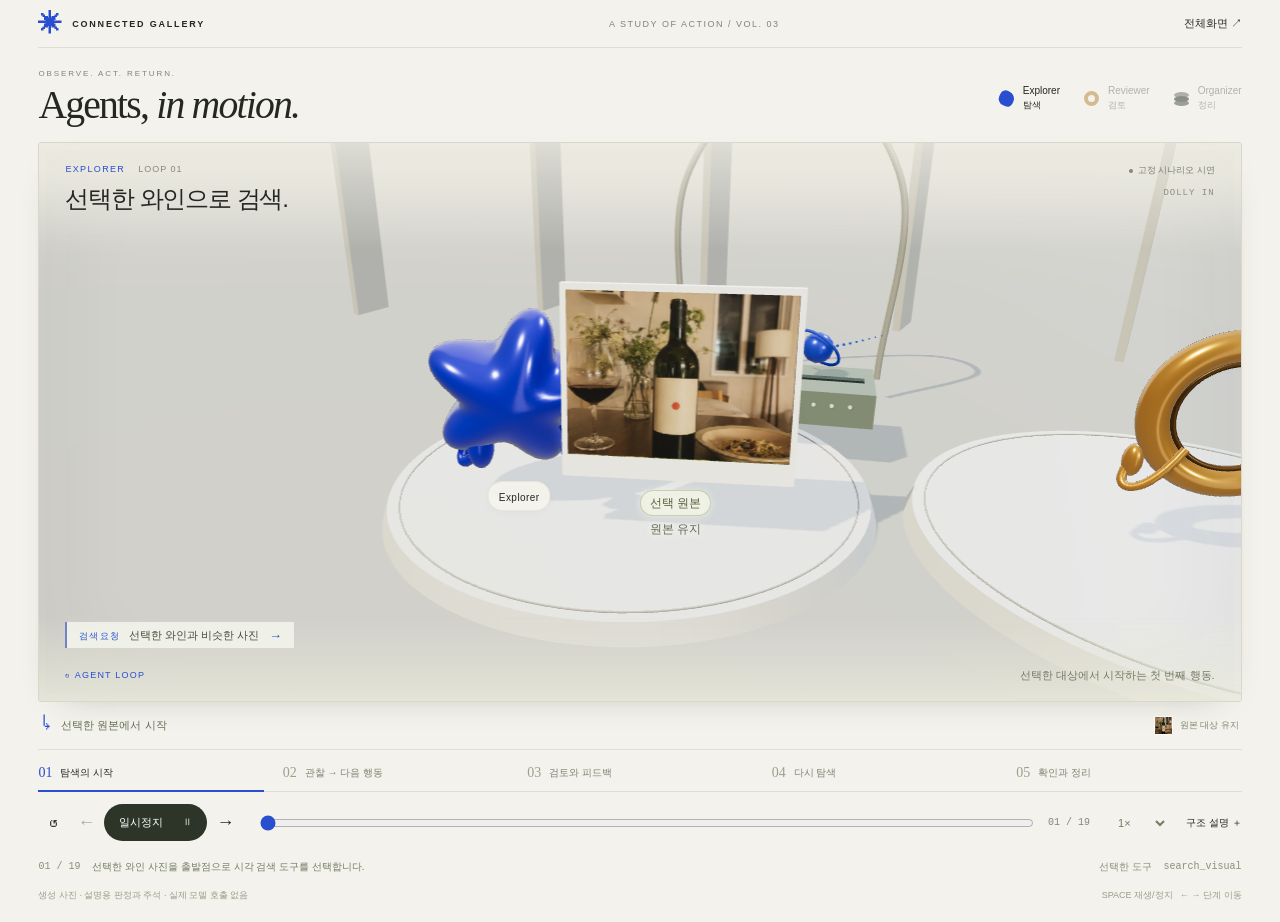
<file: docs/presentations/agent-loop/index.html>
<!doctype html>
<html lang="ko">
<head><meta charset="utf-8"><meta name="viewport" content="width=device-width,initial-scale=1"><meta name="color-scheme" content="light"><title>Agents, in motion · Connected Gallery</title><link rel="icon" href="data:,"><link rel="stylesheet" href="style.css?v=embodied3"><script type="module" src="app.js?v=embodied3"></script></head>
<body>
  <header class="masthead"><span class="brand"><span class="brand-symbol" aria-hidden="true">✳</span> CONNECTED GALLERY</span><span class="edition">A STUDY OF ACTION / VOL. 03</span><button class="quiet-button" id="fullscreen" type="button">전체화면 ↗</button></header>
  <main>
    <div class="intro"><div><span class="eyebrow">OBSERVE. ACT. RETURN.</span><h1>Agents, <em>in motion.</em></h1></div><div class="cast" aria-label="Agent 역할"><span data-cast="explorer"><i class="cast-blob"></i>Explorer <small>탐색</small></span><span data-cast="reviewer"><i class="cast-ring"></i>Reviewer <small>검토</small></span><span data-cast="organizer"><i class="cast-stack"></i>Organizer <small>정리</small></span></div></div>
    <section class="stage" data-shot="decide" aria-label="현재 agent의 행동과 사진을 따라가는 시연">
      <div class="film-heading"><div><div class="action-eyebrow"><span id="active-agent">EXPLORER</span><span id="scene-count">LOOP 01</span></div><h2 id="action-title">어디서부터 찾을까.</h2></div><div class="film-meta"><span class="demo-label"><i></i> 고정 시나리오 시연</span><span id="camera-label">WIDE</span></div></div>
      <div id="photo-stage-overlay"></div>
      <div id="viewport" role="img" aria-label="파란 유기체가 사진을 집어 전달하고, 호박색 렌즈가 사진을 검토하고, 검은 모듈이 결과를 받아 정리하는 입체 장면"></div>
      <div id="fallback" class="fallback" hidden><img src="assets/concept.png" alt="추상 agent의 승인된 콘셉트"><span>3D 대체 화면 · 아래 조작으로 단계 설명을 볼 수 있습니다.</span></div>
      <div id="scene-labels" aria-hidden="true"><div class="agent-label" data-marker="explorer"><b>Explorer</b><small>탐색하는 존재</small></div><div class="agent-label" data-marker="reviewer"><b>Reviewer</b><small>독립적인 검토</small></div><div class="agent-label" data-marker="organizer"><b>Organizer</b><small>관계를 정리</small></div></div>
      <div id="payload" data-direction="outbound"><span id="payload-title">검색 요청</span><strong id="payload-detail">선택한 와인과 비슷한 사진</strong><span class="payload-arrow" aria-hidden="true">→</span></div>
      <div class="request-tag"><span>현재 요청</span><strong id="request-text">선택한 와인과 비슷한 사진</strong></div>
      <div class="stage-bottom"><span id="loop-indicator">↻ AGENT LOOP</span><p id="motion-caption">선택한 대상에서 시작하는 첫 번째 행동.</p></div>
    </section>
    <div class="observation-strip"><span class="observation-icon" aria-hidden="true">↳</span><p id="observation">선택한 원본에서 시작</p><span class="anchor-lock"><i class="photo photo-0"></i> 원본 대상 유지</span></div>
    <section class="playback" aria-label="시연 재생 조작"><div class="chapter-nav" id="chapters" aria-label="장면 선택"></div><div class="transport"><div class="transport-buttons"><button id="restart" class="icon-button" type="button" aria-label="처음으로">↺</button><button id="previous" class="icon-button" type="button" aria-label="이전 단계">←</button><button id="play" class="play-button" type="button">재생 <span aria-hidden="true">▶</span></button><button id="next" class="icon-button" type="button" aria-label="다음 단계">→</button></div><label class="scrubber"><span class="sr-only">시연 단계</span><input id="scrubber" type="range" min="0" max="18" step="1" value="0"><span id="progress-label">01 / 19</span></label><label class="speed"><span class="sr-only">재생 속도</span><select id="speed"><option value="0.65">0.65×</option><option value="1" selected>1×</option><option value="1.5">1.5×</option><option value="2">2×</option></select></label><button id="notes-toggle" type="button" class="quiet-button" aria-expanded="false" aria-controls="presenter-notes">구조 설명 ＋</button></div></section>
    <div class="action-context" aria-live="polite" aria-atomic="true"><span id="step-count">01 / 19</span><p id="action-description">선택한 와인 사진을 출발점으로 시각 검색 도구를 선택합니다.</p><span id="evidence-label">선택한 도구</span><code id="evidence-value">search_visual</code></div>
    <section id="presenter-notes" class="presenter-notes" hidden><div><span class="eyebrow">INNER LOOP</span><h3>관찰이 다음 행동을 바꾼다.</h3><p>검색 → 후보 정보 반환 → 사진 확인 → 이미지 반환의 왕복을 두 차례 보여줍니다. Explorer가 사진을 집고 전달하며, 받은 관찰은 다음 행동 선택에도 남습니다. 카메라는 행동하는 존재와 대상을 함께 따라간 뒤 읽을 수 있는 구도에 정착합니다.</p></div><div><span class="eyebrow">CONDITIONAL FEEDBACK</span><h3>근거를 가지고 한 번 더.</h3><p>Reviewer가 사진을 렌즈에 맞춰 확인합니다. 첫 검토의 후보가 모두 미통과이고 결과가 불완전합니다. 원본 대상은 유효하고 응답·도구 예산이 남아 있어 한 번 재탐색합니다. 돌아온 피드백은 와인병의 구체적인 단서를 다음 검색에 반영합니다.</p></div><div><span class="eyebrow">EXIT CONDITION</span><h3>확인한 사진으로 마무리.</h3><p>결과 정리기가 연결된 구성의 예시입니다. Organizer가 독립 검토를 통과한 두 후보를 받아 정리합니다. 실제 실행은 부분 결과·빈 결과·실패로 끝날 수도 있습니다. 물체를 다루는 동작은 설명을 위한 표현입니다. 사진과 판정은 고정 시나리오이며 내부 사고나 실제 모델 실행 기록이 아닙니다.</p></div></section>
    <p id="load-notice" class="load-notice">화면이 시작되지 않으면 이 폴더의 <strong>start.ps1</strong>로 열어주세요.</p>
    <footer><span>생성 사진 · 설명용 판정과 주석 · 실제 모델 호출 없음</span><span>SPACE 재생/정지 &nbsp; ← → 단계 이동</span></footer>
  </main>
</body>
</html>
</file>
<file: docs/presentations/agent-loop/style.css>
:root{color-scheme:light;--paper:#f4f2ec;--ink:#252822;--muted:#818377;--line:#dddfd3;--blue:#294ed0;--amber:#a36b2f}
*{box-sizing:border-box}body{margin:0;background:var(--paper);color:var(--ink);font-family:'Segoe UI','Malgun Gothic',sans-serif;-webkit-font-smoothing:antialiased}button,select,input{font:inherit}button{cursor:pointer;color:inherit}button:disabled{opacity:.35;cursor:default}button:hover:not(:disabled){filter:brightness(.92)}button:focus-visible,select:focus-visible,input:focus-visible{outline:2px solid var(--blue);outline-offset:4px}[hidden]{display:none!important}.sr-only{position:absolute;width:1px;height:1px;overflow:hidden;clip:rect(0,0,0,0);white-space:nowrap}
.masthead{height:48px;margin:0 3%;display:flex;align-items:center;justify-content:space-between;gap:20px;border-bottom:1px solid var(--line)}.brand{display:flex;align-items:center;gap:8px;font-size:9px;letter-spacing:1.8px;font-weight:600}.brand-symbol{font-size:24px;color:var(--blue)}.edition{font-size:9px;letter-spacing:1.5px;color:var(--muted)}.quiet-button{border:0;background:transparent;font-size:11px;padding:9px 0;white-space:nowrap}main{max-width:1720px;margin:auto;padding:14px 3% 0}.intro{display:flex;align-items:center;justify-content:space-between;gap:24px;margin-bottom:15px}.eyebrow{font-size:8px;letter-spacing:1.9px;color:var(--muted)}h1{font:400 clamp(30px,3.1vw,45px)/1.12 Georgia,serif;letter-spacing:-1.8px;margin:3px 0 0}h1 em{font-weight:400}.cast{display:flex;gap:24px;padding-top:8px}.cast>span{display:grid;grid-template-columns:17px auto;column-gap:7px;font-size:10px;align-items:center;color:#787e71;opacity:.53}.cast>span.active{color:var(--ink);opacity:1}.cast small{grid-column:2;font-size:9px;margin-top:3px}.cast i{grid-row:1/3;display:block}.cast-blob{width:15px;height:15px;border-radius:36% 50% 34% 45%;background:var(--blue);transform:rotate(25deg)}.cast-ring{width:15px;height:15px;border:4px solid #bb8a42;border-radius:50%}.cast-stack{width:15px;height:6px;border-radius:50%;background:#313732;box-shadow:0 4px #50564e,0 -4px #72776e}
.stage{position:relative;height:560px;overflow:hidden;isolation:isolate;border:1px solid #d7d9cd;background:#eeede3;border-radius:3px;box-shadow:0 12px 35px -25px #303a2b66}.stage::before,.stage::after{content:'';position:absolute;pointer-events:none;z-index:5}.stage::before{inset:0;box-shadow:inset 0 0 95px #363b2910;border:7px solid #2d342905}.stage::after{inset:0;background:linear-gradient(180deg,#f0efe6b8 0,transparent 108px,transparent calc(100% - 85px),#ececdebd 100%)}.film-heading{position:absolute;z-index:8;top:21px;left:26px;right:26px;display:flex;align-items:flex-start;justify-content:space-between;gap:20px;pointer-events:none}.action-eyebrow{display:flex;gap:13px;font-size:9px;letter-spacing:1.35px;color:var(--blue)}#scene-count{color:#858979;letter-spacing:1px}.film-heading h2{font-size:clamp(21px,1.9vw,29px);font-weight:500;line-height:1.4;letter-spacing:-1.15px;word-break:keep-all;margin:8px 0 0;max-width:570px}.film-meta{display:flex;flex-direction:column;align-items:flex-end;gap:10px;font-size:9px;color:#787e6e}.demo-label{display:flex;align-items:center;gap:5px;white-space:nowrap}.demo-label i{width:4px;height:4px;background:#82896d;border-radius:50%}#camera-label{font-family:monospace;font-size:9px;letter-spacing:1px;color:#8a917c;max-width:150px;text-align:right;line-height:1.5}#viewport,#photo-stage-overlay,#scene-labels{position:absolute;inset:0;pointer-events:none}#viewport{z-index:3}#viewport canvas{display:block;width:100%;height:100%}#photo-stage-overlay{z-index:6}#scene-labels{z-index:6}.agent-label{position:absolute;transform:translate(-50%,0);text-align:center;white-space:nowrap;background:#f6f5eddf;border:1px solid #858e691f;border-radius:20px;padding:5px 10px;box-shadow:0 2px 7px #30392808}.agent-label b{font-size:10px;font-weight:500;letter-spacing:.45px}.agent-label small{display:none}
.shot-photo{position:absolute;width:150px;max-width:170px;transform:translate(-50%,0);pointer-events:none;text-align:center;will-change:left,top;filter:drop-shadow(0 1px 4px #eff0eac9)}.photo-caption{display:inline-flex;max-width:100%;flex-direction:column;align-items:center;gap:5px;line-height:1.35}.photo-caption strong{font-size:12px;font-weight:500;color:#333d2d;background:#f7f7eff0;border:1px solid #94a08042;padding:4px 9px;border-radius:15px;max-width:100%;word-break:keep-all}.photo-caption>span{font-size:12px;color:#626b56;text-shadow:0 1px 5px #f5f5eb;word-break:keep-all}.shot-photo[data-role=original] .photo-caption strong{color:#56603f;border-color:#9cae7780;background:#f0f2e5f2}.shot-photo[data-verdict=supported] .photo-caption strong{color:#416038;border-color:#8aab6480;background:#eaf0dff5}.shot-photo[data-verdict=rejected] .photo-caption strong{color:#906332;border-color:#c7a37080;background:#fbf0def5}
#payload{position:absolute;left:26px;right:26px;bottom:53px;top:auto;z-index:7;width:max-content;max-width:calc(100% - 52px);display:flex;align-items:baseline;gap:10px;border:0;border-left:2px solid #7184c2;border-radius:0;background:#f4f5edda;padding:5px 12px;pointer-events:none}#payload-title{font-size:9px;color:var(--blue);letter-spacing:.2px;white-space:nowrap}#payload-detail{display:block;font-size:11px;font-weight:500;line-height:1.5;color:#434c38;word-break:keep-all}.payload-arrow{font-size:13px;color:var(--blue);align-self:center}#payload[data-direction=return] .payload-arrow,#payload[data-direction=feedback] .payload-arrow{transform:rotate(180deg)}#payload[data-direction=feedback]{border-color:#bb8e4d;background:#f9f1e4de}#payload[data-direction=feedback] #payload-title,#payload[data-direction=feedback] .payload-arrow{color:#956331}#payload[data-direction=none]{display:none}.request-tag{display:none}.stage-bottom{position:absolute;z-index:7;left:26px;right:26px;bottom:18px;display:flex;align-items:center;justify-content:space-between;gap:20px;pointer-events:none}.stage-bottom>span{font-size:9px;letter-spacing:1.2px;color:var(--blue);white-space:nowrap}.stage-bottom p{font-size:11px;line-height:1.5;margin:0;color:#737b64;text-align:right;max-width:62%}.observation-strip{display:flex;align-items:center;gap:10px;padding:12px 3px;border-bottom:1px solid var(--line)}.observation-icon{font-size:20px;color:var(--blue)}#observation{font-size:11px;line-height:1.6;color:#636d57;margin:0}.anchor-lock{margin-left:auto;display:flex;align-items:center;gap:7px;font-size:9px;white-space:nowrap;color:#818973}.anchor-lock i{width:19px;height:19px;border:1px solid #fdfcf7;display:inline-block;border-radius:1px}.photo{background-image:url('assets/gallery.png');background-size:300% 200%;background-repeat:no-repeat}.photo-0{background-position:0 0}.photo-1{background-position:50% 0}.photo-2{background-position:100% 0}.photo-3{background-position:0 100%}.photo-4{background-position:50% 100%}.photo-5{background-position:100% 100%}
.playback{margin-top:15px}.chapter-nav{display:flex;gap:19px;border-bottom:1px solid var(--line)}.chapter-button{flex:1;position:relative;display:flex;align-items:center;gap:8px;border:0;background:transparent;padding:0 0 10px;text-align:left;font-size:10px;color:#7b8370}.chapter-button>span{font:14px Georgia,serif;color:#9aa18d}.chapter-button[aria-current=step]{color:var(--ink)}.chapter-button[aria-current=step]::after{content:'';position:absolute;left:0;right:0;bottom:-1px;height:2px;background:var(--blue)}.chapter-button[aria-current=step]>span{color:var(--blue)}.transport{display:flex;align-items:center;gap:18px;padding:12px 0}.transport-buttons{display:flex;align-items:center;gap:3px}.icon-button{display:grid;place-items:center;width:30px;height:34px;font-size:18px;border:0;background:transparent}.play-button{display:flex;align-items:center;justify-content:space-between;gap:12px;min-width:103px;padding:11px 15px;border:0;border-radius:25px;background:#2c3528;color:#fff;font-size:11px}.play-button span{font-size:9px}.scrubber{display:flex;align-items:center;gap:12px;flex:1;min-width:90px}.scrubber input{width:100%;min-width:30px;accent-color:var(--blue);height:22px;cursor:pointer}.scrubber>span:last-child{white-space:nowrap;color:#818a75;font:10px monospace}.speed select{border:0;background:transparent;padding:6px;font-size:11px;color:#717c63}.transport>.quiet-button{font-size:10px}.action-context{display:flex;align-items:center;gap:12px;flex-wrap:wrap;padding:5px 0 14px;font-size:10px;color:#879079}.action-context>span:first-child{font:10px monospace}.action-context p{flex:1;margin:0;font-size:10px;line-height:1.7;color:#727d64}.action-context code{font-size:10px}.presenter-notes{display:grid;grid-template-columns:repeat(3,1fr);gap:30px;border-top:1px solid var(--line);padding:25px 0}.presenter-notes h3{font-size:15px;font-weight:500}.presenter-notes p{font-size:12px;line-height:1.9;color:#687360;word-break:keep-all}.load-notice{font-size:12px;color:#90642f}footer{display:flex;justify-content:space-between;gap:15px;padding:0 0 20px;font-size:9px;color:#969e89}.fallback{position:absolute;z-index:5;inset:105px 25px 100px;display:flex;flex-direction:column;align-items:center;gap:12px;background:#eeede3}.fallback img{width:100%;max-height:270px;object-fit:contain}.fallback span{font-size:12px;color:#626d56}
@media(min-width:1600px){.stage{height:620px}}
@media(max-width:1050px){.edition{display:none}.cast{gap:17px}.film-heading{left:22px;right:22px}.film-heading h2{font-size:25px}.stage-bottom{left:22px;right:22px}#payload{left:22px;right:22px;max-width:calc(100% - 44px)}.action-context>span:nth-last-child(2),.action-context code{display:none}}
@media(max-width:760px){.masthead{height:43px;margin:0 16px}.brand{font-size:8px;letter-spacing:1.15px}.brand-symbol{font-size:21px}.masthead>.quiet-button{font-size:10px}main{padding:13px 16px 0}.intro{gap:13px;flex-wrap:wrap;margin-bottom:13px}.eyebrow{font-size:7px}h1{font-size:34px;letter-spacing:-1.4px}.cast{gap:13px;padding:0}.cast>span{font-size:9px;grid-template-columns:13px auto;gap:5px}.cast small{display:none}.cast i{grid-row:1}.cast-blob,.cast-ring{width:12px;height:12px}.cast-ring{border-width:3px}.cast-stack{width:12px;height:5px;box-shadow:0 3px #50564e,0 -3px #72776e}.stage{height:560px}.film-heading{top:19px;left:19px;right:19px;gap:12px}.film-heading h2{font-size:22px;max-width:350px;letter-spacing:-1px}.action-eyebrow{font-size:8px;gap:9px}.film-meta{font-size:8px;gap:7px;max-width:100px}.demo-label{font-size:8px}#camera-label{font-size:8px;letter-spacing:.65px;max-width:100px}.agent-label{padding:4px 8px}.agent-label b{font-size:9px}.shot-photo{width:145px;max-width:145px}.photo-caption strong{font-size:12px;padding:4px 8px}.photo-caption>span{font-size:12px}#payload{left:19px;right:19px;max-width:calc(100% - 38px);bottom:64px;padding:4px 9px;gap:8px}#payload-title{font-size:8px}#payload-detail{font-size:10px}.stage-bottom{left:19px;right:19px;bottom:17px;align-items:flex-start;flex-direction:column;gap:6px}.stage-bottom>span{font-size:8px}.stage-bottom p{max-width:100%;text-align:left;font-size:10px}.observation-strip{gap:7px;padding:11px 0}.observation-icon{font-size:18px}#observation{font-size:10px}.anchor-lock{font-size:8px;gap:5px}.anchor-lock i{display:none}.playback{margin-top:12px}.chapter-nav{gap:9px}.chapter-button{font-size:9px;gap:5px;line-height:1.5;align-items:flex-start}.chapter-button>span{font-size:12px}.transport{gap:8px;flex-wrap:wrap}.transport-buttons{gap:0}.transport>.quiet-button{margin-left:auto}.scrubber{order:4;flex-basis:100%}.presenter-notes{grid-template-columns:1fr;gap:13px}.action-context{padding-top:3px}.action-context p{font-size:10px}footer{font-size:8px;line-height:1.7}footer>span:last-child{display:none}}
@media(max-width:480px){.intro{gap:12px;margin-bottom:13px}h1{font-size:34px}.intro>div:first-child{width:100%}.cast{gap:20px}.stage{height:520px}.film-heading{left:14px;right:14px;top:16px}.film-heading h2{font-size:20px;max-width:225px;line-height:1.45}.film-meta{max-width:70px}.demo-label{white-space:normal;font-size:7px;line-height:1.5;max-width:63px;align-items:flex-start}.demo-label i{flex-shrink:0;margin-top:4px}#camera-label{font-size:7px;max-width:70px}.action-eyebrow{font-size:7px;gap:7px;letter-spacing:.7px}.stage::before{border-width:5px}.shot-photo{width:118px;max-width:118px}.photo-caption strong{font-size:12px;padding:3px 6px}.photo-caption>span{font-size:12px}.agent-label b{font-size:8px}.agent-label{padding:3px 7px}#payload{left:14px;right:14px;max-width:calc(100% - 28px);bottom:68px;gap:6px;padding:4px 8px;align-items:center}#payload-detail{font-size:10px}.payload-arrow{display:none}.stage-bottom{left:14px;right:14px;bottom:16px;gap:5px}.stage-bottom p{font-size:9px;line-height:1.5}.anchor-lock{max-width:62px;white-space:normal;line-height:1.5}.chapter-nav{display:grid;grid-template-columns:repeat(3,1fr);gap:10px 11px}.chapter-button{font-size:9px;padding-bottom:8px}.fallback{inset:105px 14px 100px}.fallback span{font-size:10px}.transport-buttons .icon-button{width:25px}.play-button{min-width:94px}}
@media(max-width:350px){.masthead{margin:0 12px}main{padding-left:12px;padding-right:12px}.film-heading h2{font-size:18px;max-width:185px}.film-meta{max-width:60px}.photo-caption>span{font-size:12px}.shot-photo{width:100px;max-width:100px}.speed select{padding-left:2px;padding-right:2px}.transport{gap:6px}}
@media(prefers-reduced-motion:reduce){*,*::before,*::after{transition:none!important}}
</file>
